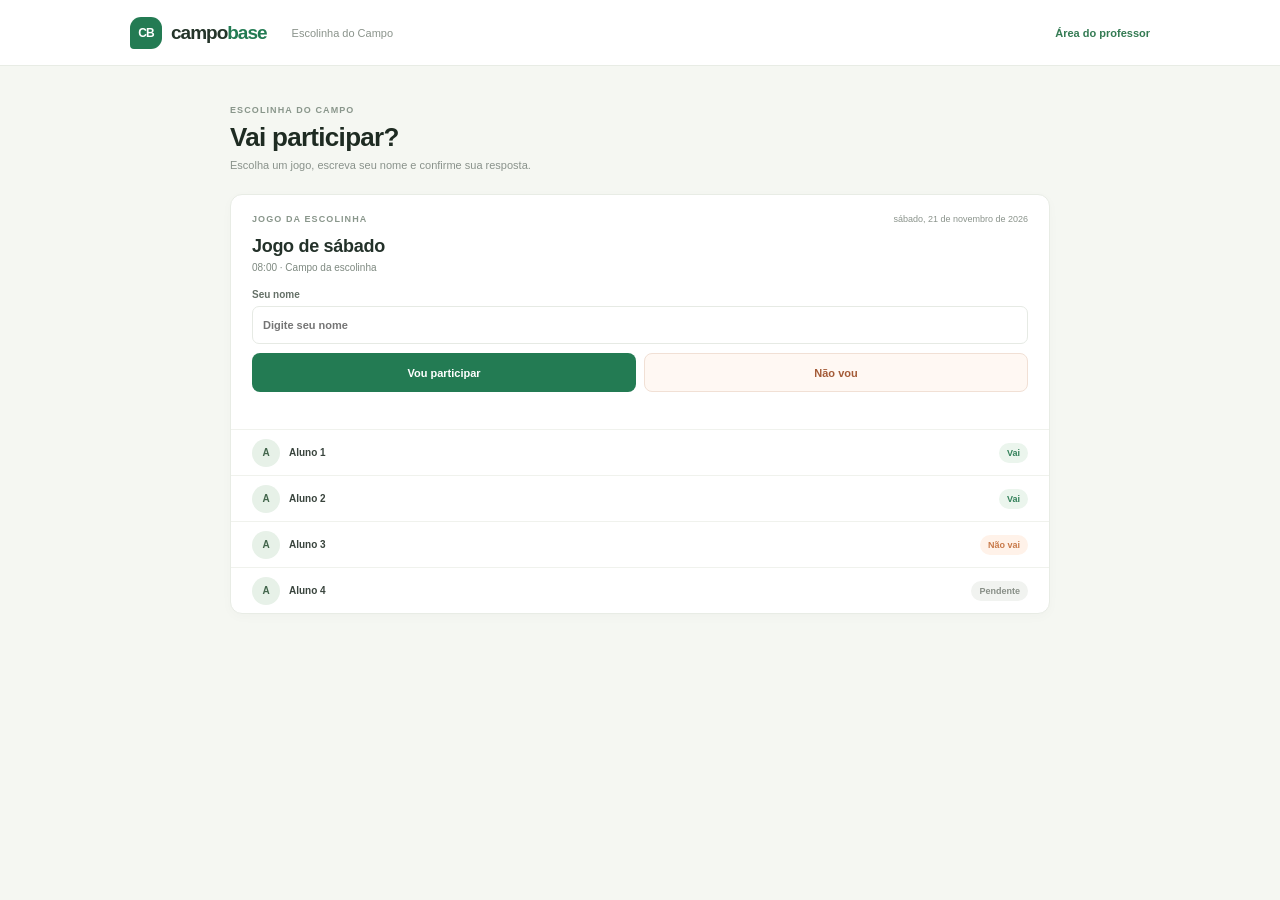
<file: index.html>
<!doctype html>
<html lang="pt-BR">
  <head>
    <meta charset="utf-8">
    <meta name="viewport" content="width=device-width, initial-scale=1">
    <meta name="theme-color" content="#f5f7f2">
    <title>CampoBase — Participação nos jogos</title>
    <link rel="stylesheet" href="styles.css">
  </head>
  <body data-pagina="aluno">
    <header class="barra-superior">
      <a class="marca" href="index.html" aria-label="CampoBase início"><span class="simbolo-marca">CB</span><span>campo<strong>base</strong></span></a>
      <span class="nome-escolinha">Escolinha do Campo</span>
      <a class="link-superior" href="professor.html">Área do professor</a>
    </header>

    <main class="conteudo-pagina">
      <section class="cabecalho-pagina">
        <div><p class="rotulo">ESCOLINHA DO CAMPO</p><h1>Vai participar?</h1><p class="subtitulo-pagina">Escolha um jogo, escreva seu nome e confirme sua resposta.</p></div>
      </section>
      <div id="jogos-aluno" class="lista-jogos"></div>
    </main>

    <div id="aviso-flutuante" class="aviso-flutuante" role="status" aria-live="polite"></div>
    <script src="app.js"></script>
  </body>
</html>
</file>
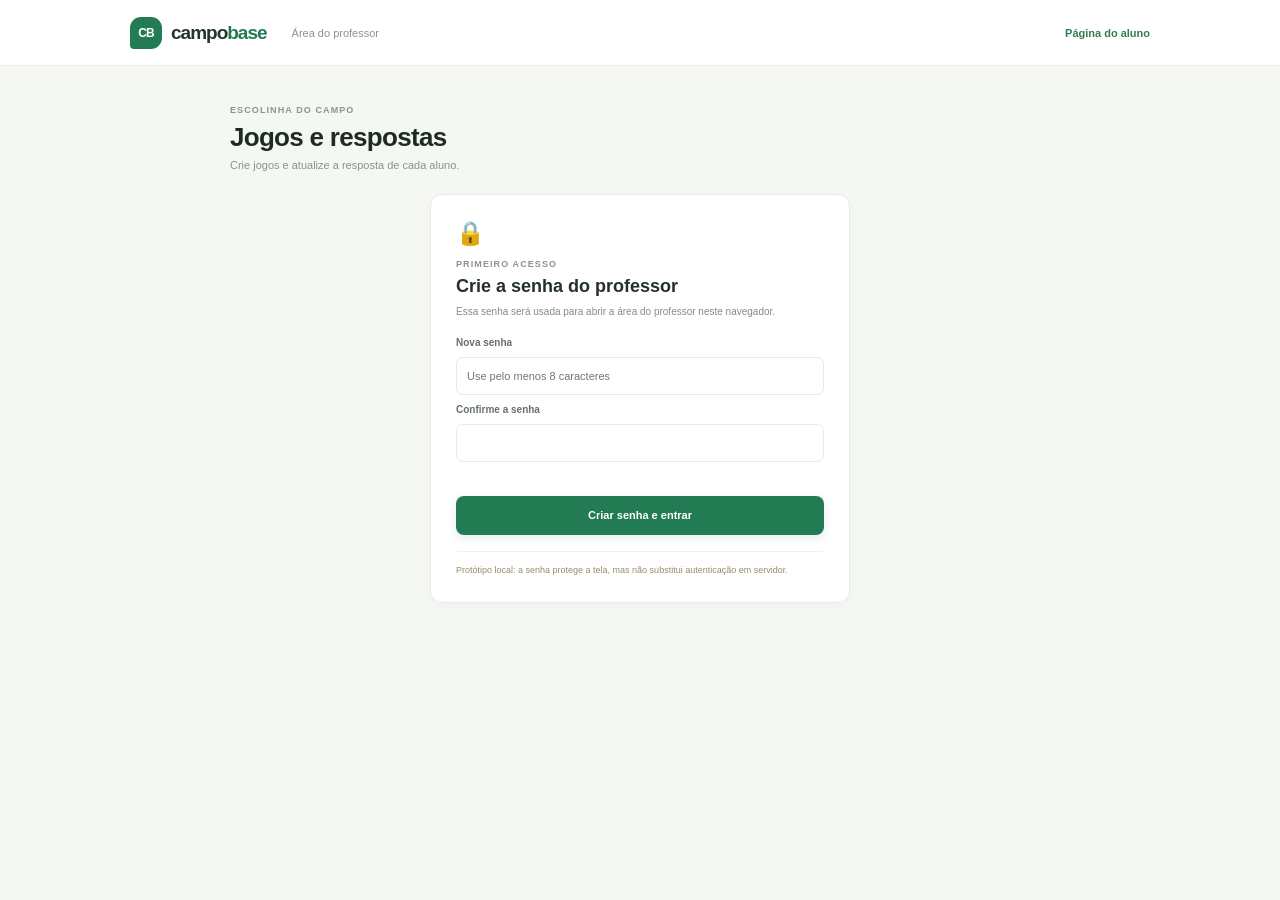
<file: professor.html>
<!doctype html>
<html lang="pt-BR">
  <head>
    <meta charset="utf-8">
    <meta name="viewport" content="width=device-width, initial-scale=1">
    <meta name="theme-color" content="#f5f7f2">
    <title>CampoBase — Área do professor</title>
    <link rel="stylesheet" href="styles.css">
  </head>
  <body data-pagina="professor">
    <header class="barra-superior">
      <a class="marca" href="professor.html" aria-label="CampoBase área do professor"><span class="simbolo-marca">CB</span><span>campo<strong>base</strong></span></a>
      <span class="nome-escolinha">Área do professor</span>
      <a class="link-superior" href="index.html">Página do aluno</a>
    </header>

    <main class="conteudo-pagina">
      <section class="cabecalho-pagina">
        <div><p class="rotulo">ESCOLINHA DO CAMPO</p><h1>Jogos e respostas</h1><p class="subtitulo-pagina">Crie jogos e atualize a resposta de cada aluno.</p></div>
      </section>

      <section id="tela-configuracao" class="cartao-acesso" hidden>
        <span class="icone-acesso">🔒</span><p class="rotulo">PRIMEIRO ACESSO</p><h2>Crie a senha do professor</h2>
        <p class="descricao-acesso">Essa senha será usada para abrir a área do professor neste navegador.</p>
        <form id="formulario-configuracao" class="formulario-acesso">
          <label for="senha-configurar">Nova senha</label>
          <input id="senha-configurar" type="password" minlength="8" autocomplete="new-password" placeholder="Use pelo menos 8 caracteres" required>
          <label for="confirmar-senha">Confirme a senha</label>
          <input id="confirmar-senha" type="password" minlength="8" autocomplete="new-password" required>
          <p class="erro-formulario" id="erro-configuracao" aria-live="polite"></p>
          <button class="botao botao-principal" type="submit">Criar senha e entrar</button>
        </form>
        <p class="aviso-local">Protótipo local: a senha protege a tela, mas não substitui autenticação em servidor.</p>
      </section>

      <section id="tela-entrada" class="cartao-acesso" hidden>
        <span class="icone-acesso">🔒</span><p class="rotulo">ACESSO RESTRITO</p><h2>Área do professor</h2>
        <p class="descricao-acesso">Digite sua senha para gerenciar os jogos.</p>
        <form id="formulario-entrada" class="formulario-acesso">
          <label for="senha-entrada">Senha</label>
          <input id="senha-entrada" type="password" autocomplete="current-password" required>
          <p class="erro-formulario" id="erro-entrada" aria-live="polite"></p>
          <button class="botao botao-principal" type="submit">Entrar</button>
        </form>
        <p class="aviso-local">Senha esquecida? Os dados e a senha deste protótipo ficam salvos neste navegador.</p>
      </section>

      <section id="painel-professor" hidden>
        <section class="cartao-criar-jogo">
          <div class="cabecalho-secao"><div><p class="rotulo">AGENDA</p><h2>Adicionar jogo</h2></div><button id="botao-sair" class="botao botao-secundario" type="button">Sair</button></div>
          <form id="formulario-jogo" class="formulario-jogo">
            <label>Nome do jogo<input name="titulo" maxlength="70" placeholder="Ex.: Jogo de sábado" required></label>
            <div class="linha-formulario">
              <label>Data<input name="data" type="date" required></label>
              <label>Horário<input name="horario" type="time" value="08:00" required></label>
            </div>
            <label>Local<input name="local" maxlength="100" placeholder="Ex.: Campo da escolinha" required></label>
            <button class="botao botao-principal" type="submit">＋ Criar jogo</button>
          </form>
        </section>
        <section class="secao-jogos-professor">
          <div class="cabecalho-secao">
            <div><p class="rotulo">PARTICIPAÇÃO</p><h2>Jogos cadastrados</h2></div>
            <button id="copiar-link-aluno" class="botao botao-secundario" type="button">Copiar link do aluno</button>
          </div>
          <div id="jogos-professor" class="lista-jogos"></div>
        </section>
      </section>
    </main>

    <div id="aviso-flutuante" class="aviso-flutuante" role="status" aria-live="polite"></div>
    <script src="app.js"></script>
  </body>
</html>
</file>
<file: styles.css>
:root {
  font-family: "Segoe UI", Arial, sans-serif;
  color: #233129;
  background: #f5f7f2;
  font-synthesis: none;
  text-rendering: optimizeLegibility;
  --green: #237b53;
  --line: #e8ece5;
}

* { box-sizing: border-box; }
[hidden] { display: none !important; }
body { min-width: 320px; min-height: 100vh; margin: 0; }
botao, input, select { font: inherit; }
button { cursor: pointer; }

.barra-superior { height: 66px; padding: 0 max(20px,calc((100% - 1020px)/2)); display: flex; align-items: center; gap: 25px; background: #fff; border-bottom: 1px solid var(--line); }
.marca { display: flex; align-items: center; gap: 9px; color: #25352a; text-decoration: none; font-size: 19px; font-weight: 800; letter-spacing: -1px; }
.marca strong { color: var(--green); }
.simbolo-marca { width: 32px; height: 32px; display: grid; place-items: center; border-radius: 11px 11px 11px 4px; color: #fff; background: var(--green); font-size: 12px; }
.nome-escolinha { margin-right: auto; color: #8a938b; font-size: 11px; }
.link-superior { color: #347b53; text-decoration: none; font-size: 11px; font-weight: 600; }
.link-superior:hover { text-decoration: underline; }
.conteudo-pagina { width: min(100% - 36px, 820px); margin: 0 auto; padding: 39px 0 64px; }
.cabecalho-pagina { display: flex; justify-content: space-between; align-items: center; gap: 20px; margin-bottom: 23px; }
.rotulo { margin: 0 0 7px; color: #89968b; font-size: 9px; font-weight: 700; letter-spacing: 1.1px; }
h1,h2,h3,p { margin-top: 0; }
h1 { margin-bottom: 6px; color: #1e2b22; font-size: 26px; letter-spacing: -.7px; }
.subtitulo-pagina { margin: 0; color: #89928b; font-size: 11px; }
.botao { min-height: 39px; padding: 0 15px; display: inline-flex; align-items: center; justify-content: center; gap: 7px; border: 1px solid transparent; border-radius: 8px; font-size: 11px; font-weight: 650; transition: .18s ease; }
.botao-principal { color: #fff; background: var(--green); box-shadow: 0 3px 8px #237b5322; }
.botao-principal:hover { background: #1b6845; }
.botao-secundario { color: #59645b; background: #fff; border-color: #e6eae4; }

.lista-jogos { display: grid; gap: 15px; }
.cartao-jogo-aluno,.cartao-jogo-professor,.cartao-criar-jogo,.cartao-acesso,.cartao-vazio { overflow: hidden; border: 1px solid var(--line); border-radius: 12px; background: #fff; box-shadow: 0 3px 12px #26392b06; }
.cartao-jogo-aluno { padding: 19px 21px 0; }
.linha-superior-jogo { display: flex; align-items: center; justify-content: space-between; gap: 12px; }
.linha-superior-jogo .rotulo { margin: 0; }
.data-jogo { color: #8a938b; font-size: 9px; text-align: right; }
.cartao-jogo-aluno h2 { margin: 12px 0 5px; font-size: 18px; letter-spacing: -.3px; }
.detalhes-jogo { margin: 0; color: #7e8980; font-size: 10px; }
.formulario-resposta-aluno { margin-top: 16px; padding-bottom: 16px; }
.formulario-resposta-aluno label,.formulario-jogo label,.formulario-acesso label { display: grid; gap: 6px; color: #657067; font-size: 10px; font-weight: 600; }
.formulario-resposta-aluno input,.formulario-jogo input,.formulario-acesso input { width: 100%; height: 38px; padding: 0 10px; border: 1px solid #e6eae4; border-radius: 7px; outline: 0; color: #354138; background: #fff; font-size: 11px; }
.formulario-resposta-aluno input:focus,.formulario-jogo input:focus,.formulario-acesso input:focus { border-color: #5da477; box-shadow: 0 0 0 3px #4c9a6c1a; }
.botoes-resposta { display: grid; grid-template-columns: 1fr 1fr; gap: 8px; margin-top: 9px; }
.botao-sim { color: #fff; background: var(--green); }
.botao-sim:hover { background: #1b6845; }
.botao-nao { color: #a45b37; border-color: #f1e0d5; background: #fff8f3; }
.botao-nao:hover { background: #fff0e6; }
.retorno-resposta { min-height: 13px; margin: 8px 0 0; color: #2f7b50; font-size: 10px; font-weight: 600; }
.lista-respostas { margin: 0; padding: 0; list-style: none; }
.linha-resposta { min-height: 46px; padding: 7px 0; display: flex; align-items: center; gap: 9px; border-top: 1px solid #f0f2ed; }
.cartao-jogo-aluno .linha-resposta { margin: 0 -21px; padding: 7px 21px; }
.avatar-aluno { flex: 0 0 auto; width: 28px; height: 28px; display: grid; place-items: center; border-radius: 50%; color: #43664c; background: #e7f1e8; font-size: 10px; font-weight: 700; }
.nome-aluno { color: #39443d; font-size: 10px; font-weight: 600; }
.status-resposta { margin-left: auto; padding: 5px 8px; border-radius: 20px; font-size: 9px; font-weight: 650; }
.status-sim { color: #33815a; background: #ebf5ed; }
.status-nao { color: #c87949; background: #fff2e9; }
.status-pendente { color: #888f87; background: #f1f3f0; }
.sem-respostas { padding: 13px 0; border-top: 1px solid #f0f2ed; color: #929a93; text-align: center; font-size: 10px; }

.cartao-acesso { max-width: 420px; margin: 15px auto; padding: 25px; }
.icone-acesso { display: block; margin-bottom: 12px; font-size: 23px; }
.cartao-acesso h2 { margin: 0 0 7px; font-size: 18px; }
.descricao-acesso { margin: 0 0 17px; color: #828c84; font-size: 10px; line-height: 1.55; }
.formulario-acesso { display: grid; gap: 9px; }
.formulario-acesso .botao { margin-top: 3px; }
.erro-formulario { min-height: 13px; margin: 0; color: #b64e3c; font-size: 10px; }
.aviso-local { margin: 16px 0 0; padding-top: 12px; border-top: 1px solid #f0f2ed; color: #9a8b68; font-size: 9px; line-height: 1.5; }

.cartao-criar-jogo { padding: 18px 20px; }
.cabecalho-secao { display: flex; align-items: center; justify-content: space-between; gap: 12px; margin-bottom: 14px; }
.cabecalho-secao .rotulo { margin-bottom: 4px; }
.cabecalho-secao h2 { margin: 0; font-size: 15px; }
.cabecalho-secao .botao { min-height: 33px; font-size: 9px; }
.formulario-jogo { display: grid; grid-template-columns: 1fr 1fr; gap: 11px 12px; }
.formulario-jogo label:first-child,.formulario-jogo label:nth-last-of-type(1) { grid-column: 1 / -1; }
.formulario-jogo .botao { justify-self: start; }
.linha-formulario { display: grid; grid-template-columns: 1fr 1fr; gap: 10px; }
.secao-jogos-professor { margin-top: 24px; }
.cartao-jogo-professor { padding: 17px 19px 0; }
.cabecalho-jogo-professor { display: flex; justify-content: space-between; align-items: flex-start; gap: 10px; }
.cabecalho-jogo-professor .rotulo { margin-bottom: 5px; }
.cabecalho-jogo-professor h3 { margin: 0 0 4px; font-size: 15px; }
.botao-excluir { padding: 6px 9px; border: 1px solid #f0ded7; border-radius: 7px; color: #a95d43; background: #fff; font-size: 9px; white-space: nowrap; }
.botao-excluir:hover { background: #fff4ef; }
.contagem-jogo { display: flex; gap: 8px; margin: 13px 0 11px; }
.contagem-jogo span { padding: 5px 8px; border-radius: 6px; color: #6b776e; background: #f5f7f4; font-size: 9px; }
.contagem-jogo strong { color: #347b53; }
.cartao-jogo-professor .linha-resposta { margin: 0 -19px; padding: 7px 19px; }
.seletor-status { margin-left: auto; padding: 5px 7px; border: 1px solid #e8ede7; border-radius: 6px; color: #4a6650; background: #f8fbf8; font-size: 9px; }
.cartao-vazio { padding: 25px 20px; text-align: center; }
.bola-vazia { display: block; margin-bottom: 10px; font-size: 26px; }
.cartao-vazio h2 { margin: 0 0 6px; font-size: 15px; }
.cartao-vazio p { margin: 0; color: #828c84; font-size: 10px; }
.aviso-flutuante { position: fixed; z-index: 5; right: 20px; bottom: 20px; padding: 11px 15px; border-radius: 8px; color: #fff; background: #214f38; box-shadow: 0 8px 25px #18322330; font-size: 10px; opacity: 0; transform: translateY(9px); pointer-events: none; transition: .2s ease; }
.aviso-flutuante.visivel { opacity: 1; transform: translateY(0); }

@media (max-width: 600px) {
  .barra-superior { height: 58px; padding: 0 14px; gap: 12px; }
  .marca { font-size: 17px; }
  .nome-escolinha { display: none; }
  .conteudo-pagina { width: calc(100% - 26px); padding-top: 27px; }
  .cabecalho-pagina { margin-bottom: 17px; }
  h1 { font-size: 22px; }
  .subtitulo-pagina { font-size: 10px; line-height: 1.5; }
  .cartao-jogo-aluno { padding: 16px 14px 0; }
  .cartao-jogo-aluno .linha-resposta { margin: 0 -14px; padding-right: 14px; padding-left: 14px; }
  .cartao-jogo-professor { padding-right: 14px; padding-left: 14px; }
  .cartao-jogo-professor .linha-resposta { margin-right: -14px; margin-left: -14px; padding-right: 14px; padding-left: 14px; }
  .cartao-criar-jogo { padding: 16px 14px; }
  .formulario-jogo { grid-template-columns: 1fr; }
  .formulario-jogo label:first-child,.formulario-jogo label:nth-last-of-type(1) { grid-column: auto; }
  .linha-formulario { grid-column: auto; }
  .cabecalho-secao { align-items: flex-start; }
  .cabecalho-secao .botao { padding: 0 9px; }
  .cartao-acesso { padding: 21px 17px; }
}
</file>
